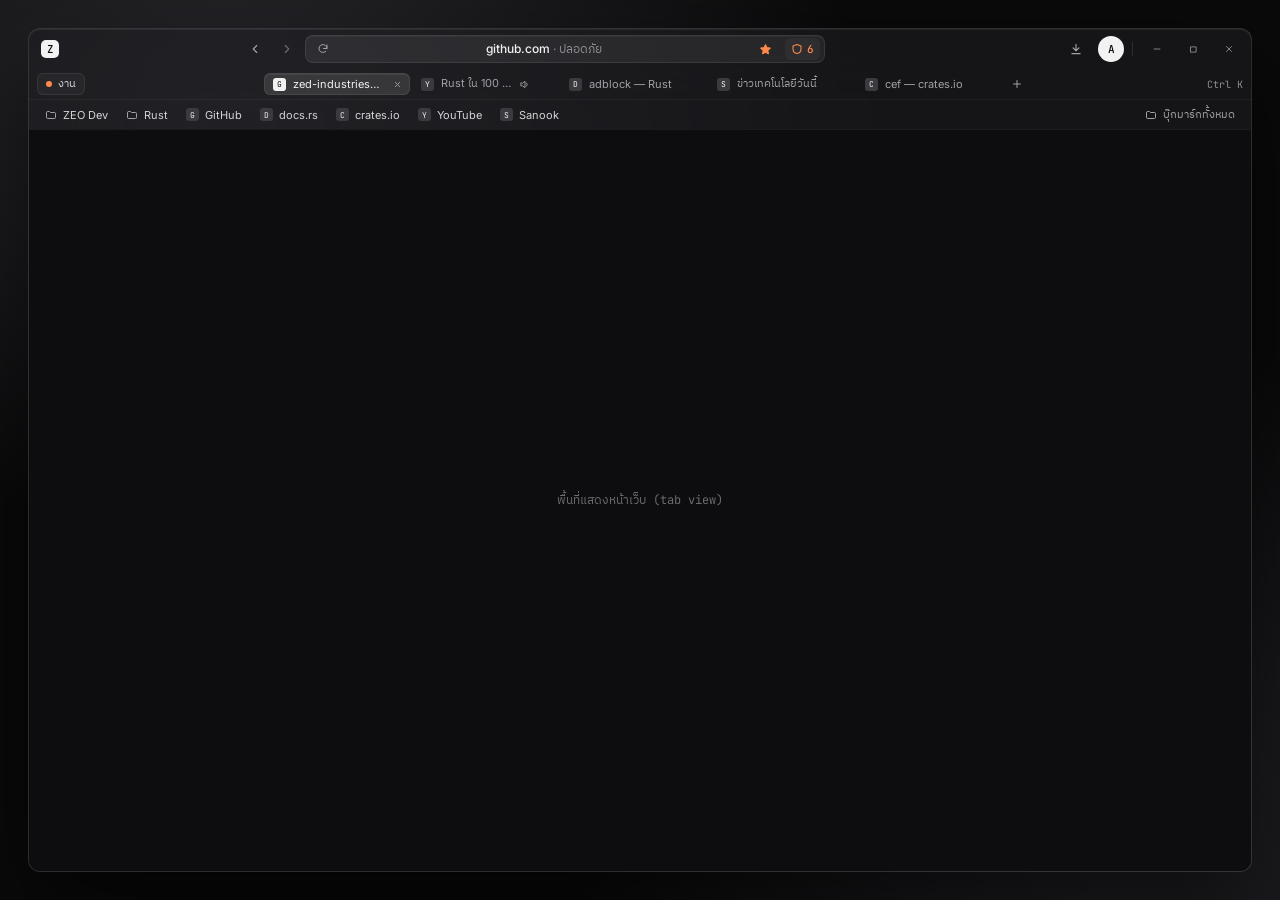
<file: ui/chrome/index.html>
<!doctype html>
<html lang="th">
<head>
<meta charset="utf-8">
<meta http-equiv="Content-Security-Policy" content="default-src 'self'; img-src 'self' data: zen:; style-src 'self'; script-src 'self'; font-src 'self'">
<title>ZEO</title>
<link rel="stylesheet" href="../shared/tokens.css">
<link rel="stylesheet" href="./chrome.css">
</head>
<body>
<div class="window" id="window">

  <!-- แถว 1: นำทาง + ช่อง URL + โปรไฟล์ -->
  <header class="row-top" data-drag>
    <div class="logo" aria-hidden="true">Z</div>
    <div class="nav-center">
      <button class="icon-btn" id="btn-back" aria-label="ย้อนกลับ (Alt+←)"><i data-icon="back" data-stroke="2"></i></button>
      <button class="icon-btn" id="btn-forward" aria-label="ไปข้างหน้า (Alt+→)"><i data-icon="forward" data-stroke="2"></i></button>
      <div class="omnibox" id="omnibox">
        <button class="omni-btn" id="btn-reload" aria-label="โหลดใหม่ (F5)"><i data-icon="reload" data-size="12" data-stroke="2"></i></button>
        <label for="omni-input" class="sr-only">ค้นหาหรือพิมพ์ที่อยู่เว็บ</label>
        <div class="omni-display" id="omni-display"><span class="host" id="omni-host"></span><span class="secure" id="omni-secure"></span></div>
        <input id="omni-input" class="omni-input" spellcheck="false" autocomplete="off" placeholder="ค้นหา หรือพิมพ์ที่อยู่เว็บ" hidden>
        <button class="omni-btn" id="btn-star" aria-label="เพิ่มบุ๊กมาร์ก (Ctrl+D)"><i data-icon="star" data-size="13" data-stroke="2"></i></button>
        <button class="shield-btn" id="btn-shields" aria-label="ZEO Shields"><i data-icon="shield" data-size="12" data-stroke="2.1"></i><span id="shield-count">0</span></button>
      </div>
      <div class="nav-spacer"></div>
    </div>
    <button class="icon-btn" id="btn-downloads" aria-label="ดาวน์โหลด (Ctrl+J)"><i data-icon="download" data-stroke="2"></i></button>
    <button class="avatar" id="btn-profile" aria-label="เมนูโปรไฟล์" aria-haspopup="menu" aria-expanded="false">A</button>
    <span class="divider"></span>
    <button class="win-btn" data-win="minimize" aria-label="ย่อหน้าต่าง"><i data-icon="minimize" data-size="10" data-stroke="2.2"></i></button>
    <button class="win-btn" data-win="maximize" aria-label="ขยายหน้าต่าง"><i data-icon="maximize" data-size="9" data-stroke="2.4"></i></button>
    <button class="win-btn win-close" data-win="close" aria-label="ปิดหน้าต่าง"><i data-icon="close" data-size="10" data-stroke="2.2"></i></button>
  </header>

  <!-- แถว 2: แท็บ -->
  <nav class="row-tabs" data-drag>
    <button class="group-chip" id="group-chip"><span class="dot"></span><span id="group-name">งาน</span></button>
    <div class="tabs-center">
      <div class="tabs" id="tabs" role="tablist" aria-label="แท็บ"></div>
      <button class="icon-btn small" id="btn-newtab" aria-label="แท็บใหม่ (Ctrl+T)"><i data-icon="plus" data-size="12" data-stroke="2"></i></button>
    </div>
    <span class="kbd">Ctrl K</span>
  </nav>

  <!-- แถว 3: แถบบุ๊กมาร์ก -->
  <div class="row-bookmarks" id="bookmark-bar" aria-label="แถบบุ๊กมาร์ก">
    <div class="bm-list" id="bm-list"></div>
    <button class="bm-item muted" data-open="bookmarks"><i data-icon="folder" data-size="12" data-stroke="2"></i>บุ๊กมาร์กทั้งหมด</button>
  </div>

  <!-- พื้นที่หน้าเว็บ: Rust วาง tab view ทับตรงนี้ (ดู README) -->
  <main class="viewport" id="viewport"></main>

  <!-- เมนูโปรไฟล์ -->
  <div class="pop menu glass-pop" id="pop-menu" role="menu" aria-label="เมนูโปรไฟล์" hidden>
    <div class="menu-head"><span>เข้าสู่ระบบเป็น</span><span id="profile-label">ArmZ · ส่วนตัว</span></div>
    <div class="menu-body">
      <div class="menu-sec">หน้า</div>
      <button class="mi" role="menuitem" data-cmd="tab:new"><i data-icon="plus"></i><span>แท็บใหม่</span><span class="kbd">Ctrl T</span></button>
      <button class="mi" role="menuitem" data-cmd="window:new"><i data-icon="window"></i><span>หน้าต่างใหม่</span><span class="kbd">Ctrl N</span></button>
      <button class="mi" role="menuitem" data-cmd="window:new-private"><i data-icon="private"></i><span>หน้าต่างส่วนตัว</span><span class="kbd">Ctrl ⇧ N</span></button>
      <div class="menu-sec">ตัวเลือกหน้า</div>
      <button class="mi" role="menuitem" data-cmd="page:find"><i data-icon="search"></i><span>ค้นหาในหน้า</span><span class="kbd">Ctrl F</span></button>
      <div class="mi static">
        <i data-icon="zoom"></i><span>ซูม</span>
        <button class="zoom-btn" id="zoom-out" aria-label="ซูมออก (Ctrl+-)"><i data-icon="back" data-size="11" data-stroke="2.2"></i></button>
        <span class="zoom-val" id="zoom-val">100%</span>
        <button class="zoom-btn" id="zoom-in" aria-label="ซูมเข้า (Ctrl+=)"><i data-icon="forward" data-size="11" data-stroke="2.2"></i></button>
      </div>
      <div class="menu-sec">คอลเลกชัน</div>
      <button class="mi" role="menuitem" data-open="bookmarks"><i data-icon="star"></i><span>บุ๊กมาร์ก</span><span class="kbd">Ctrl ⇧ O</span></button>
      <button class="mi" role="menuitem" data-open="history"><i data-icon="history"></i><span>ประวัติ</span><span class="kbd">Ctrl H</span></button>
      <button class="mi" role="menuitem" data-open="downloads"><i data-icon="download"></i><span>ดาวน์โหลด</span><span class="kbd">Ctrl J</span></button>
      <div class="menu-sec">แอป</div>
      <button class="mi" role="menuitem" data-pop="shields"><i data-icon="shieldCheck"></i><span>ZEO Shields</span><span class="kbd"></span></button>
      <button class="mi" role="menuitem" data-open="settings"><i data-icon="settings"></i><span>ตั้งค่า</span><span class="kbd">Ctrl ,</span></button>
    </div>
  </div>

  <!-- บุ๊กมาร์ก -->
  <form class="pop bookmark glass-pop" id="pop-bookmark" hidden>
    <div class="pop-title">บันทึกบุ๊กมาร์กแล้ว</div>
    <label for="bm-name">ชื่อ</label>
    <input id="bm-name" class="field" autocomplete="off">
    <label for="bm-folder">โฟลเดอร์</label>
    <select id="bm-folder" class="field"></select>
    <div class="pop-actions">
      <button type="button" class="btn ghost" id="bm-remove">ลบ</button>
      <button type="submit" class="btn primary">เสร็จ</button>
    </div>
  </form>

  <!-- ZEO Shields -->
  <div class="pop shields glass-pop" id="pop-shields" role="dialog" aria-label="ZEO Shields" hidden>
    <div class="sh-head">
      <div class="sh-icon" id="sh-icon"><i data-icon="shieldCheck" data-size="16"></i></div>
      <div><div class="pop-title">ZEO Shields</div><div class="sh-host" id="sh-host"></div></div>
    </div>
    <button class="sh-toggle" id="sh-toggle" aria-pressed="true">
      <div><div class="sh-t1">ป้องกันเว็บนี้</div><div class="sh-t2" id="sh-label"></div></div>
      <span class="switch"><span class="knob"></span></span>
    </button>
    <div class="sh-stats">
      <div><b id="sh-ads">0</b><span>โฆษณา</span></div>
      <div><b id="sh-trackers">0</b><span>ตัวติดตาม</span></div>
      <div><b id="sh-mb">0</b><span>MB ประหยัด</span></div>
    </div>
    <div class="segmented" id="sh-level" role="radiogroup" aria-label="ระดับการบล็อก">
      <button role="radio" data-level="standard">มาตรฐาน</button>
      <button role="radio" data-level="strict">เข้มงวด</button>
      <button role="radio" data-level="off">ปิด</button>
    </div>
    <button class="btn ghost wide" id="sh-broken"><i data-icon="warning" data-size="13"></i>เว็บนี้แสดงผลผิดปกติ?</button>
  </div>
</div>

<script src="../shared/icons.js"></script>
<script src="../shared/bridge.js"></script>
<script src="./chrome.js"></script>
</body>
</html>
</file>
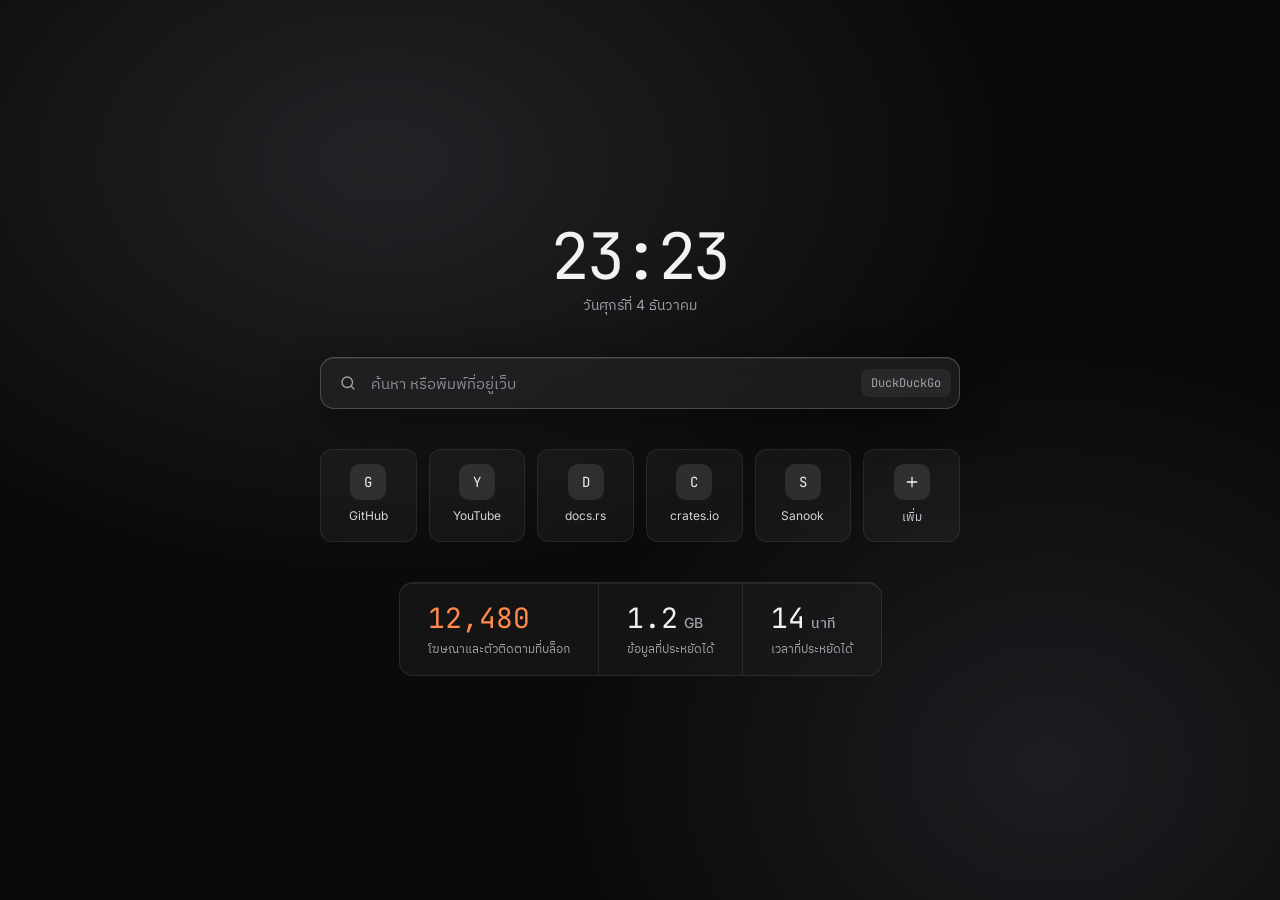
<file: ui/newtab/index.html>
<!doctype html>
<html lang="th">
<head>
<meta charset="utf-8">
<meta http-equiv="Content-Security-Policy" content="default-src 'self'; img-src 'self' data: zen:; style-src 'self'; script-src 'self'; font-src 'self'">
<title>แท็บใหม่</title>
<link rel="stylesheet" href="../shared/tokens.css">
<link rel="stylesheet" href="./newtab.css">
</head>
<body>
<main class="nt">
  <section class="clock" aria-live="off">
    <div class="time" id="time">--:--</div>
    <div class="date" id="date"></div>
  </section>

  <form class="search" id="search" role="search">
    <i data-icon="search" data-size="18" data-stroke="1.8"></i>
    <label for="q" class="sr-only">ค้นหาหรือพิมพ์ที่อยู่เว็บ</label>
    <input id="q" autocomplete="off" spellcheck="false" placeholder="ค้นหา หรือพิมพ์ที่อยู่เว็บ" autofocus>
    <button type="button" class="engine" id="engine">DuckDuckGo</button>
  </form>

  <nav class="sites" id="sites" aria-label="เว็บที่ใช้บ่อย"></nav>

  <section class="stats" aria-label="สถิติ ZEO Shields">
    <div><b class="accent" id="st-blocked">0</b><span>โฆษณาและตัวติดตามที่บล็อก</span></div>
    <i class="sep"></i>
    <div><b id="st-bytes">0 MB</b><span>ข้อมูลที่ประหยัดได้</span></div>
    <i class="sep"></i>
    <div><b id="st-time">0 นาที</b><span>เวลาที่ประหยัดได้</span></div>
  </section>
</main>
<script src="../shared/icons.js"></script>
<script src="../shared/bridge.js"></script>
<script src="./newtab.js"></script>
</body>
</html>
</file>
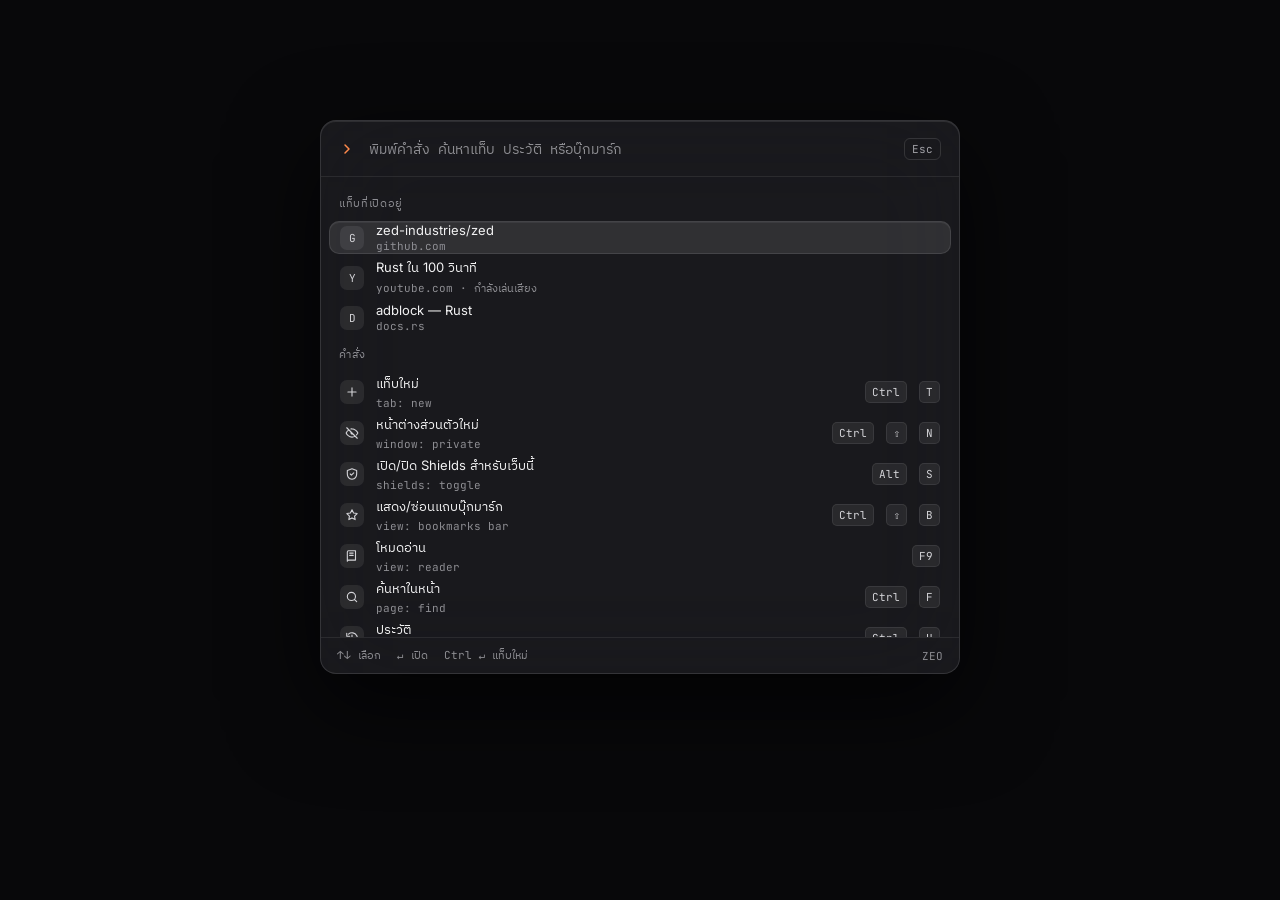
<file: ui/palette/index.html>
<!doctype html>
<html lang="th">
<head>
<meta charset="utf-8">
<meta http-equiv="Content-Security-Policy" content="default-src 'self'; img-src 'self' data: zen:; style-src 'self'; script-src 'self'; font-src 'self'">
<title>Command Palette</title>
<link rel="stylesheet" href="../shared/tokens.css">
<link rel="stylesheet" href="./palette.css">
</head>
<body>
<div class="scrim" id="scrim"></div>
<div class="palette glass-pop" role="dialog" aria-label="Command Palette">
  <div class="p-input">
    <span class="prompt"><i data-icon="forward" data-size="16" data-stroke="2.2"></i></span>
    <label for="cmd" class="sr-only">พิมพ์คำสั่งหรือค้นหาแท็บ</label>
    <input id="cmd" autocomplete="off" spellcheck="false" placeholder="พิมพ์คำสั่ง ค้นหาแท็บ ประวัติ หรือบุ๊กมาร์ก"
           role="combobox" aria-expanded="true" aria-controls="list" aria-autocomplete="list">
    <span class="kbd boxed">Esc</span>
  </div>
  <div class="p-list" id="list" role="listbox"></div>
  <div class="p-foot">
    <span>↑↓ เลือก</span><span>↵ เปิด</span><span>Ctrl ↵ แท็บใหม่</span><span class="grow"></span><span>ZEO</span>
  </div>
</div>
<script src="../shared/icons.js"></script>
<script src="../shared/bridge.js"></script>
<script src="./palette.js"></script>
</body>
</html>
</file>
<file: ui/shared/tokens.css>
/* ZEO — Glass · Graphite design tokens
   ใช้ร่วมกันทุกหน้า zeo:// (chrome, newtab, palette) */

/* ฟอนต์ (OFL, แพ็กมาในเครื่อง เพราะ zeo:// ใช้ CSP เข้ม ห้ามโหลดจากภายนอก)
   Inter / JetBrains Mono = ตัวอักษรละติน, IBM Plex Sans Thai = เฉพาะอักษรไทย (unicode-range) */
@font-face { font-family: "Inter"; src: url("./fonts/Inter-Latin.woff2") format("woff2"); font-weight: 100 900; font-display: swap;
  unicode-range: U+0000-00FF, U+0131, U+0152-0153, U+02BB-02BC, U+02C6, U+02DA, U+02DC, U+2000-206F, U+20AC, U+2122, U+2190-21FF, U+2212, U+2215; }
@font-face { font-family: "JetBrains Mono"; src: url("./fonts/JetBrainsMono-Latin.woff2") format("woff2"); font-weight: 100 800; font-display: swap;
  unicode-range: U+0000-00FF, U+0131, U+0152-0153, U+02BB-02BC, U+02C6, U+02DA, U+02DC, U+2000-206F, U+20AC, U+2122, U+2190-21FF, U+2212, U+2215; }
@font-face { font-family: "IBM Plex Sans Thai"; src: url("./fonts/IBMPlexSansThai-Thai-400.woff2") format("woff2"); font-weight: 400; font-display: swap; unicode-range: U+0E01-0E5B, U+200C-200D, U+25CC; }
@font-face { font-family: "IBM Plex Sans Thai"; src: url("./fonts/IBMPlexSansThai-Thai-500.woff2") format("woff2"); font-weight: 500; font-display: swap; unicode-range: U+0E01-0E5B, U+200C-200D, U+25CC; }
@font-face { font-family: "IBM Plex Sans Thai"; src: url("./fonts/IBMPlexSansThai-Thai-600.woff2") format("woff2"); font-weight: 600 700; font-display: swap; unicode-range: U+0E01-0E5B, U+200C-200D, U+25CC; }

:root {
  /* ฟอนต์ */
  --font-ui: "Inter", "IBM Plex Sans Thai", "Segoe UI Variable", "Segoe UI", "Leelawadee UI", system-ui, sans-serif;
  --font-mono: "JetBrains Mono", "IBM Plex Sans Thai", "Cascadia Code", Consolas, monospace;

  /* สีพื้น */
  --bg: #0A0A0B;
  --page: #0D0D0F;
  --surface-1: rgba(255, 255, 255, 0.04);
  --surface-2: rgba(255, 255, 255, 0.07);
  --surface-3: rgba(255, 255, 255, 0.11);
  --hover: rgba(255, 255, 255, 0.07);

  /* เส้นขอบ */
  --line-1: rgba(255, 255, 255, 0.05);
  --line-2: rgba(255, 255, 255, 0.08);
  --line-3: rgba(255, 255, 255, 0.12);
  --highlight: inset 0 1px 0 rgba(255, 255, 255, 0.07);

  /* ตัวอักษร (ผ่าน 4.5:1 บนพื้นกระจกเข้ม) */
  --text-1: #F2F2F3;
  --text-2: #D4D4D8;
  --text-3: #A1A1A6;
  --text-4: #8E8E93;
  --text-off: #6B6B70;

  /* สีเน้น (Shields) — เปลี่ยนได้จากหน้าตั้งค่า */
  --accent: #FF8A4C;

  /* กระจก */
  --glass-window: rgba(30, 30, 33, 0.62);
  --glass-pop: rgba(34, 34, 38, 0.76);
  --blur-window: blur(40px) saturate(140%);
  --blur-pop: blur(44px) saturate(160%);
  --shadow-pop: 0 24px 60px rgba(0, 0, 0, 0.6), var(--highlight);

  /* ขนาด */
  --row-top: 40px;
  --row-tabs: 30px;
  --row-bookmarks: 30px;
  --radius-sm: 6px;
  --radius-md: 8px;
  --radius-lg: 12px;
}

*, *::before, *::after { box-sizing: border-box; }
html, body { margin: 0; height: 100%; }
body {
  font-family: var(--font-ui);
  color: var(--text-1);
  background: transparent; /* ให้ Mica/Acrylic ของ Windows โชว์ผ่าน */
  -webkit-font-smoothing: antialiased;
  user-select: none;
}
button, input, select { font: inherit; color: inherit; }
button { cursor: pointer; background: transparent; border: 0; padding: 0; }
a { color: inherit; text-decoration: none; }
svg { display: block; flex-shrink: 0; }
:focus-visible { outline: 2px solid var(--accent); outline-offset: 1px; border-radius: var(--radius-sm); }

/* ชิ้นส่วนที่ใช้ร่วมกัน */
.glass-pop {
  background: var(--glass-pop);
  backdrop-filter: var(--blur-pop);
  -webkit-backdrop-filter: var(--blur-pop);
  border: 1px solid var(--line-3);
  box-shadow: var(--shadow-pop);
  border-radius: var(--radius-lg);
}
.icon-btn {
  display: inline-flex; align-items: center; justify-content: center;
  width: 28px; height: 28px; border-radius: 7px; color: var(--text-3);
  transition: background .15s ease, color .15s ease;
}
.icon-btn:hover { background: var(--hover); color: var(--text-1); }
.icon-btn[disabled] { color: var(--text-off); pointer-events: none; }
.kbd { font-family: var(--font-mono); font-size: 10px; color: var(--text-4); }
.fav {
  width: 13px; height: 13px; border-radius: 3px; flex-shrink: 0;
  display: inline-flex; align-items: center; justify-content: center;
  background: #3A3A3F; color: var(--text-1);
  font-family: var(--font-mono); font-size: 8px; overflow: hidden;
}
.fav img { width: 100%; height: 100%; object-fit: cover; }
.sr-only { position: absolute; width: 1px; height: 1px; overflow: hidden; clip: rect(0 0 0 0); white-space: nowrap; }
::selection { background: rgba(255, 138, 76, 0.35); color: #fff; }
</file>
<file: ui/chrome/chrome.css>
/* ZEO chrome — แถบบน 3 แถว + popover */

.window {
  position: relative;
  height: 100vh;
  display: flex; flex-direction: column;
  background: var(--glass-window);
  backdrop-filter: var(--blur-window);
  -webkit-backdrop-filter: var(--blur-window);
  overflow: hidden;
}
/* โหมด demo (เปิดไฟล์ตรงๆ ในเบราว์เซอร์): ใส่วอลเปเปอร์ให้เห็นกระจก */
html.demo { background: #0A0A0B; }
html.demo body {
  padding: 28px; height: 100vh;
  background:
    radial-gradient(900px 600px at 18% 12%, #2A2A2F 0%, transparent 70%),
    radial-gradient(800px 700px at 88% 92%, #232328 0%, transparent 70%),
    #0A0A0B;
}
html.demo .window { height: 100%; border-radius: 12px; border: 1px solid rgba(255,255,255,.10); box-shadow: 0 40px 100px rgba(0,0,0,.65), var(--highlight); }

/* -webkit-app-region ใช้ได้กับ CEF/WebView2 เพื่อให้ลากหน้าต่างได้ */
[data-drag] { -webkit-app-region: drag; }
[data-drag] button, [data-drag] input, [data-drag] .omnibox, [data-drag] [role="tab"] { -webkit-app-region: no-drag; }

/* ---------- แถว 1 ---------- */
.row-top { height: var(--row-top); flex-shrink: 0; display: flex; align-items: center; gap: 4px; padding: 0 6px 0 12px; }
.logo {
  width: 18px; height: 18px; border-radius: 5px; margin-right: 8px;
  background: var(--text-1); color: var(--bg);
  display: flex; align-items: center; justify-content: center;
  font: 500 11px var(--font-mono);
}
.nav-center { flex: 1; display: flex; align-items: center; justify-content: center; gap: 4px; min-width: 0; }
.nav-spacer { width: 60px; flex-shrink: 1; }
.omnibox {
  width: min(520px, 100%); height: 28px;
  display: flex; align-items: center; gap: 8px; padding: 0 4px 0 6px;
  border-radius: var(--radius-md); background: var(--surface-2);
  border: 1px solid var(--line-2); box-shadow: inset 0 1px 0 rgba(255,255,255,.04);
  cursor: text;
}
.omnibox:focus-within { border-color: var(--line-3); background: rgba(255,255,255,.09); }
.omni-display { flex: 1; min-width: 0; text-align: center; font-size: 12px; white-space: nowrap; overflow: hidden; text-overflow: ellipsis; }
.omni-display .host { font-weight: 500; }
.omni-display .secure { color: var(--text-4); }
.omni-input { flex: 1; min-width: 0; height: 100%; border: 0; outline: 0; background: transparent; font-family: var(--font-mono); font-size: 12px; user-select: text; }
.omni-btn { width: 22px; height: 22px; border-radius: var(--radius-sm); display: flex; align-items: center; justify-content: center; color: var(--text-3); }
.omni-btn:hover { background: var(--hover); color: var(--text-1); }
#btn-star.on { color: var(--accent); }
#btn-star.on svg { fill: currentColor; }
.shield-btn {
  height: 22px; padding: 0 6px; border-radius: var(--radius-sm);
  display: flex; align-items: center; gap: 4px;
  background: var(--surface-1); color: var(--accent);
  font: 500 11px var(--font-mono);
}
.shield-btn.off { background: transparent; color: var(--text-4); }
.avatar {
  width: 26px; height: 26px; margin-left: 4px; border-radius: 50%;
  background: var(--text-1); color: var(--bg); border: 2px solid transparent;
  font: 500 11px var(--font-mono); overflow: hidden;
}
.avatar[aria-expanded="true"] { border-color: var(--accent); }
.avatar img { width: 100%; height: 100%; object-fit: cover; }
.divider { width: 1px; height: 14px; background: rgba(255,255,255,.1); margin: 0 4px; }
.win-btn { width: 32px; height: 28px; border-radius: 7px; display: flex; align-items: center; justify-content: center; color: var(--text-4); }
.win-btn:hover { background: var(--hover); color: var(--text-1); }
.win-close:hover { background: #C42B1C; color: #fff; }

/* ---------- แถว 2: แท็บ ---------- */
.row-tabs { height: var(--row-tabs); flex-shrink: 0; display: flex; align-items: center; gap: 4px; padding: 0 8px; }
.group-chip {
  height: 22px; display: flex; align-items: center; gap: 6px; padding: 0 8px;
  border: 1px solid var(--line-2); border-radius: var(--radius-sm);
  background: var(--surface-1); font-size: 11px; color: var(--text-2);
}
.group-chip .dot { width: 6px; height: 6px; border-radius: 50%; background: var(--accent); }
.group-chip[hidden] { display: none; }
.tabs-center { flex: 1; min-width: 0; display: flex; align-items: center; justify-content: center; gap: 4px; }
.tabs { display: flex; align-items: center; gap: 2px; min-width: 0; overflow: hidden; }
.tab {
  flex: 0 1 150px; min-width: 64px; height: 22px;
  display: flex; align-items: center; gap: 7px; padding: 0 4px 0 8px;
  border-radius: var(--radius-sm); border: 1px solid transparent;
  color: var(--text-3); font-size: 11px; text-align: left;
}
.tab:hover { background: var(--hover); }
.tab[aria-selected="true"] { background: var(--surface-3); border-color: var(--line-2); box-shadow: var(--highlight); color: var(--text-1); }
.tab[aria-selected="true"] .fav { background: var(--text-1); color: var(--bg); }
.tab .title { flex: 1; min-width: 0; white-space: nowrap; overflow: hidden; text-overflow: ellipsis; }
.tab .audible { color: var(--text-3); }
.tab .x { width: 16px; height: 16px; border-radius: 4px; display: flex; align-items: center; justify-content: center; color: var(--text-3); visibility: hidden; }
.tab:hover .x, .tab[aria-selected="true"] .x { visibility: visible; }
.tab .x:hover { background: rgba(255,255,255,.12); color: var(--text-1); }
.icon-btn.small { width: 22px; height: 22px; border-radius: var(--radius-sm); }

/* ---------- แถว 3: บุ๊กมาร์ก ---------- */
.row-bookmarks { height: var(--row-bookmarks); flex-shrink: 0; display: flex; align-items: center; gap: 2px; padding: 0 8px; border-top: 1px solid var(--line-1); }
.row-bookmarks[hidden] { display: none; }
.bm-list { flex: 1; min-width: 0; display: flex; align-items: center; gap: 2px; overflow: hidden; }
.bm-item {
  height: 22px; display: flex; align-items: center; gap: 6px; padding: 0 8px;
  border-radius: var(--radius-sm); font-size: 11px; color: var(--text-2); white-space: nowrap;
}
.bm-item:hover { background: var(--hover); }
.bm-item svg { color: var(--text-3); }
.bm-item.muted { color: var(--text-3); }

/* ---------- พื้นที่หน้าเว็บ ---------- */
.viewport { flex: 1; min-height: 0; background: var(--page); border-top: 1px solid rgba(255,255,255,.06); }
/* ในแอปจริง Rust วาง tab view ทับพื้นที่นี้ — ข้อความนี้แสดงเฉพาะโหมด demo */
html.demo .viewport { display: flex; align-items: center; justify-content: center; }
html.demo .viewport::after { content: "พื้นที่แสดงหน้าเว็บ (tab view)"; font: 12px var(--font-mono); color: var(--text-off); }

/* ---------- Popovers ---------- */
.pop { position: absolute; z-index: 20; top: 38px; animation: pop-in .14s ease-out; }
.pop[hidden] { display: none; }
@keyframes pop-in { from { opacity: 0; transform: translateY(-4px) scale(.98); } to { opacity: 1; transform: none; } }
.pop-title { font-size: 13px; font-weight: 600; }

/* เมนูโปรไฟล์ */
.menu { right: 112px; width: 260px; border-radius: 10px; overflow: hidden; }
.menu-head { display: flex; justify-content: space-between; padding: 10px 12px; border-bottom: 1px solid var(--line-2); font-size: 11px; }
.menu-head span:first-child { color: var(--text-3); }
.menu-body { display: flex; flex-direction: column; padding: 6px; }
.menu-sec { padding: 8px 8px 4px; font: 9px var(--font-mono); letter-spacing: .08em; color: var(--text-4); }
.mi {
  height: 28px; width: 100%; display: flex; align-items: center; gap: 9px; padding: 0 8px;
  border-radius: var(--radius-sm); font-size: 12px; text-align: left;
}
.mi > svg { color: var(--text-3); width: 14px; }
.mi > span:nth-of-type(1) { flex: 1; }
.mi:hover:not(.static) { background: var(--hover); }
.zoom-btn { width: 20px; height: 20px; border-radius: 5px; display: flex; align-items: center; justify-content: center; color: var(--text-3); }
.zoom-btn:hover { background: var(--hover); color: var(--text-1); }
.zoom-val { flex: 0 0 38px !important; text-align: center; font: 11px var(--font-mono); }

/* บุ๊กมาร์ก */
.bookmark { left: 50%; margin-left: 40px; width: 300px; padding: 14px; display: flex; flex-direction: column; gap: 8px; }
.bookmark label { font-size: 11px; color: var(--text-3); margin-top: 2px; }
.field {
  height: 30px; padding: 0 10px; border-radius: 7px;
  border: 1px solid rgba(255,255,255,.1); background: rgba(0,0,0,.25);
  font-size: 12px; outline: 0; user-select: text;
}
select.field { background: #1E1E21; padding: 0 8px; }
.field:focus { border-color: var(--line-3); }
.pop-actions { display: flex; gap: 8px; margin-top: 6px; }
.btn { flex: 1; height: 30px; border-radius: 7px; font-size: 12px; display: flex; align-items: center; justify-content: center; gap: 8px; }
.btn.ghost { border: 1px solid rgba(255,255,255,.1); }
.btn.ghost:hover { background: var(--hover); }
.btn.primary { background: var(--text-1); color: var(--bg); font-weight: 600; }
.btn.primary:hover { background: #fff; }
.btn.wide { flex: none; width: 100%; }

/* Shields */
.shields { left: 50%; margin-left: 20px; width: 320px; padding: 14px; display: flex; flex-direction: column; gap: 12px; }
.sh-head { display: flex; align-items: center; gap: 10px; }
.sh-icon { width: 32px; height: 32px; border-radius: 9px; display: flex; align-items: center; justify-content: center; background: var(--surface-2); color: var(--accent); }
.shields.off .sh-icon { color: var(--text-4); }
.sh-host { font: 11px var(--font-mono); color: var(--text-3); }
.sh-toggle {
  display: flex; align-items: center; gap: 12px; padding: 10px 12px; text-align: left;
  border-radius: 10px; border: 1px solid var(--line-2); background: rgba(255,255,255,.05);
}
.sh-toggle > div { flex: 1; }
.sh-t1 { font-size: 13px; font-weight: 500; }
.sh-t2 { font-size: 11px; color: var(--text-3); }
.switch { width: 38px; height: 22px; border-radius: 11px; position: relative; background: var(--accent); transition: background .2s; flex-shrink: 0; }
.switch .knob { position: absolute; top: 2px; left: 18px; width: 18px; height: 18px; border-radius: 50%; background: #fff; box-shadow: 0 1px 3px rgba(0,0,0,.4); transition: left .2s; }
.sh-toggle[aria-pressed="false"] .switch { background: #3A3A3F; }
.sh-toggle[aria-pressed="false"] .knob { left: 2px; }
.sh-stats { display: grid; grid-template-columns: repeat(3, minmax(0, 1fr)); gap: 6px; }
.sh-stats > div { padding: 8px 10px; border-radius: var(--radius-md); background: var(--surface-1); display: flex; flex-direction: column; }
.sh-stats b { font: 400 17px var(--font-mono); }
.sh-stats span { font-size: 10px; color: var(--text-3); }
.segmented { display: grid; grid-template-columns: repeat(3, minmax(0, 1fr)); gap: 3px; padding: 3px; border-radius: var(--radius-md); background: rgba(0,0,0,.3); }
.segmented button { height: 26px; border-radius: var(--radius-sm); font-size: 12px; color: var(--text-3); }
.segmented button[aria-checked="true"] { background: rgba(255,255,255,.12); color: #fff; }

@media (prefers-reduced-motion: reduce) { * { animation: none !important; transition: none !important; } }
</file>
<file: ui/newtab/newtab.css>
/* แท็บใหม่ — พื้นโปร่งให้กระจกของหน้าต่างโชว์ */
body { user-select: auto; }
html.demo body {
  background:
    radial-gradient(900px 600px at 30% 18%, #2C2C31 0%, transparent 70%),
    radial-gradient(700px 600px at 82% 85%, #24242A 0%, transparent 70%),
    #0A0A0B;
}
.nt { min-height: 100vh; display: flex; flex-direction: column; align-items: center; justify-content: center; gap: 40px; padding: 48px 24px; background: rgba(10,10,11,.25); }

.clock { display: flex; flex-direction: column; align-items: center; gap: 6px; }
.time { font: 400 64px/1 var(--font-mono); letter-spacing: -.04em; }
.date { font-size: 14px; color: var(--text-3); }

.search {
  width: 100%; max-width: 640px; height: 52px;
  display: flex; align-items: center; gap: 12px; padding: 0 8px 0 18px;
  border-radius: 14px; background: rgba(40,40,44,.55);
  backdrop-filter: blur(30px); -webkit-backdrop-filter: blur(30px);
  border: 1px solid var(--line-3);
  box-shadow: 0 12px 40px rgba(0,0,0,.4), inset 0 1px 0 rgba(255,255,255,.08);
  color: var(--text-3);
}
.search:focus-within { border-color: rgba(255,255,255,.2); }
.search input { flex: 1; height: 100%; border: 0; outline: 0; background: transparent; font-size: 15px; color: var(--text-1); }
.search input::placeholder { color: var(--text-4); }
.engine { font: 12px var(--font-mono); color: var(--text-3); padding: 6px 10px; border-radius: var(--radius-md); background: rgba(255,255,255,.06); }
.engine:hover { background: rgba(255,255,255,.1); color: var(--text-1); }

.sites { display: grid; grid-template-columns: repeat(6, minmax(0, 1fr)); gap: 12px; width: 100%; max-width: 640px; }
.site {
  display: flex; flex-direction: column; align-items: center; gap: 8px; padding: 14px 4px;
  border-radius: var(--radius-lg); background: var(--surface-1); border: 1px solid var(--line-2);
  color: var(--text-2); font-size: 12px; transition: background .15s;
}
.site:hover { background: rgba(255,255,255,.09); }
.site .ico { width: 36px; height: 36px; border-radius: 10px; background: rgba(255,255,255,.1); display: flex; align-items: center; justify-content: center; font: 14px var(--font-mono); color: var(--text-1); overflow: hidden; }
.site .ico img { width: 20px; height: 20px; }
.site .name { max-width: 100%; white-space: nowrap; overflow: hidden; text-overflow: ellipsis; padding: 0 4px; }

.stats {
  display: flex; align-items: stretch; border-radius: 14px;
  background: rgba(30,30,33,.5); backdrop-filter: blur(30px); -webkit-backdrop-filter: blur(30px);
  border: 1px solid rgba(255,255,255,.09); box-shadow: var(--highlight);
}
.stats > div { padding: 16px 28px; display: flex; flex-direction: column; gap: 4px; }
.stats b { font: 400 28px var(--font-mono); }
.stats b.accent { color: var(--accent); }
.stats b small { font: 500 14px var(--font-ui); color: var(--text-3); margin-left: 6px; }
.stats span { font-size: 12px; color: var(--text-3); }
.stats .sep { width: 1px; background: var(--line-2); }

@media (max-width: 720px) {
  .sites { grid-template-columns: repeat(3, minmax(0, 1fr)); }
  .stats { flex-direction: column; }
  .stats .sep { width: auto; height: 1px; }
}
</file>
<file: ui/palette/palette.css>
/* Command Palette (Ctrl+K) — แสดงเป็น overlay view ทับหน้าต่างทั้งบาน */
body { overflow: hidden; }
.scrim { position: fixed; inset: 0; background: rgba(5,5,6,.55); }
html.demo body { background: #0D0D0F; }

.palette {
  position: fixed; top: 120px; left: 50%; transform: translateX(-50%);
  width: min(640px, calc(100vw - 32px));
  display: flex; flex-direction: column; overflow: hidden;
  border-radius: 16px; background: rgba(32,32,36,.72);
  backdrop-filter: blur(50px) saturate(160%); -webkit-backdrop-filter: blur(50px) saturate(160%);
  box-shadow: 0 30px 90px rgba(0,0,0,.7), inset 0 1px 0 rgba(255,255,255,.09);
  animation: p-in .14s ease-out;
}
@keyframes p-in { from { opacity: 0; transform: translate(-50%, -6px) scale(.985); } to { opacity: 1; transform: translateX(-50%); } }

.p-input { display: flex; align-items: center; gap: 12px; height: 56px; padding: 0 18px; border-bottom: 1px solid var(--line-2); }
.prompt { color: var(--accent); }
.p-input input { flex: 1; height: 100%; border: 0; outline: 0; background: transparent; font-family: var(--font-mono), "IBM Plex Sans Thai", sans-serif; font-size: 14px; user-select: text; }
.p-input input::placeholder { color: var(--text-4); }
.kbd.boxed { font-size: 11px; color: var(--text-3); padding: 3px 7px; border: 1px solid var(--line-3); border-radius: var(--radius-sm); }

.p-list { display: flex; flex-direction: column; gap: 2px; padding: 8px; max-height: 460px; overflow-y: auto; }
.p-group { padding: 10px 10px 6px; font: 11px var(--font-mono); letter-spacing: .06em; color: var(--text-4); }
.p-item {
  display: flex; align-items: center; gap: 12px; height: 48px; padding: 0 10px; width: 100%;
  border-radius: 10px; border: 1px solid transparent; text-align: left;
}
.p-item[aria-selected="true"] { background: rgba(255,255,255,.10); border-color: rgba(255,255,255,.10); box-shadow: inset 0 1px 0 rgba(255,255,255,.06); }
.p-ico { width: 24px; height: 24px; flex-shrink: 0; border-radius: 7px; background: rgba(255,255,255,.08); display: flex; align-items: center; justify-content: center; font: 11px var(--font-mono); color: var(--text-2); }
.p-text { flex: 1; min-width: 0; display: flex; flex-direction: column; gap: 1px; }
.p-label { font-size: 13px; white-space: nowrap; overflow: hidden; text-overflow: ellipsis; }
.p-sub { font: 11px var(--font-mono); color: var(--text-4); }
.p-key { font: 11px var(--font-mono); color: var(--text-2); min-width: 14px; text-align: center; padding: 3px 6px; border-radius: 5px; background: rgba(255,255,255,.07); border: 1px solid var(--line-2); }
.p-empty { padding: 24px; text-align: center; font-size: 13px; color: var(--text-3); }
mark { background: none; color: var(--accent); }

.p-foot { display: flex; align-items: center; gap: 16px; height: 36px; padding: 0 16px; border-top: 1px solid var(--line-2); font: 11px var(--font-mono); color: var(--text-4); }
.p-foot .grow { flex: 1; }
</file>
